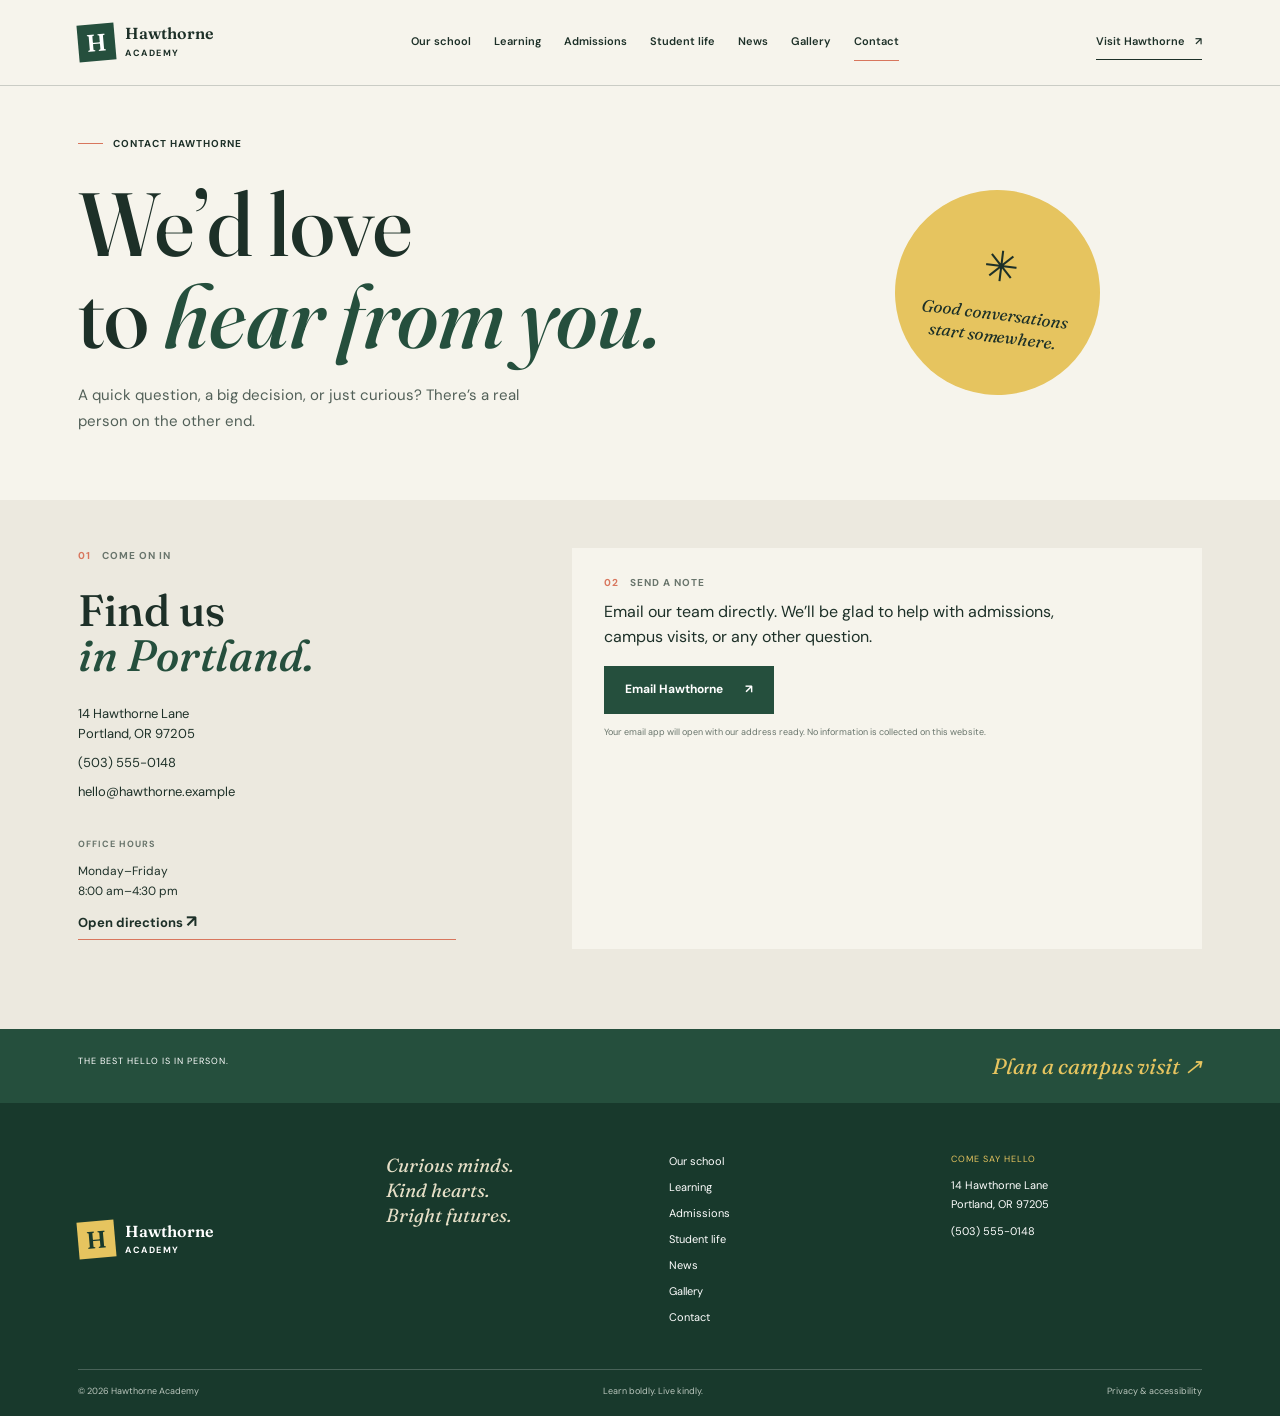
<file: contact.html>
<!doctype html>
<html lang="en"><head><meta charset="utf-8"><meta name="viewport" content="width=device-width, initial-scale=1"><meta name="theme-color" content="#f6f4ec"><meta name="description" content="Get in touch with Hawthorne Academy, ask a question, or plan a campus visit."><title>Contact | Hawthorne Academy</title><link rel="preconnect" href="https://fonts.googleapis.com"><link rel="preconnect" href="https://fonts.gstatic.com" crossorigin><link href="https://fonts.googleapis.com/css2?family=DM+Sans:wght@400;500;600;700&family=Fraunces:opsz,wght@9..144,500;9..144,600;9..144,700&display=swap" rel="stylesheet"><link rel="stylesheet" href="styles.css"></head><body><a class="skip-link" href="#main">Skip to content</a><header class="site-header"><a class="brand" href="index.html" aria-label="Hawthorne Academy home"><span class="brand-mark">H</span><span>Hawthorne<br><small>ACADEMY</small></span></a><nav class="site-nav" aria-label="Main navigation"><a href="about.html">Our school</a><a href="academics.html">Learning</a><a href="admissions.html">Admissions</a><a href="student-life.html">Student life</a><a href="news.html">News</a><a href="gallery.html">Gallery</a><a href="contact.html" aria-current="page">Contact</a></nav><a class="header-cta" href="admissions.html">Visit Hawthorne <span>↗</span></a></header><main id="main"><section class="contact-hero page-gutter"><div><p class="eyebrow"><span class="eyebrow-line"></span> CONTACT HAWTHORNE</p><h1>We’d love<br>to <em>hear from you.</em></h1><p class="hero-intro">A quick question, a big decision, or just curious? There’s a real person on the other end.</p></div><div class="contact-art"><span>✳</span><p>Good conversations<br>start somewhere.</p></div></section><section class="contact-content page-gutter"><div class="contact-details"><p class="section-label"><span>01</span> COME ON IN</p><h2>Find us<br><em>in Portland.</em></h2><address>14 Hawthorne Lane<br>Portland, OR 97205</address><a href="tel:+15035550148">(503) 555-0148</a><a href="mailto:hello@hawthorne.example">hello@hawthorne.example</a><div class="office-hours"><span>OFFICE HOURS</span><p>Monday–Friday<br>8:00 am–4:30 pm</p></div><a class="text-link" href="https://maps.google.com/?q=14+Hawthorne+Lane+Portland+OR+97205" target="_blank" rel="noreferrer">Open directions <span>↗</span></a></div><div class="contact-form-wrap"><p class="section-label"><span>02</span> SEND A NOTE</p><p class="prose">Email our team directly. We’ll be glad to help with admissions, campus visits, or any other question.</p><a class="button button-dark" href="mailto:hello@hawthorne.example?subject=Hello%20Hawthorne%20Academy">Email Hawthorne <span>↗</span></a><p class="form-note">Your email app will open with our address ready. No information is collected on this website.</p></div></section><section class="contact-visit"><div class="page-gutter contact-visit-inner"><p>THE BEST HELLO IS IN PERSON.</p><a href="admissions.html">Plan a campus visit <span>↗</span></a></div></section></main><footer class="site-footer"><div class="footer-main"><a class="brand brand-light" href="index.html"><span class="brand-mark">H</span><span>Hawthorne<br><small>ACADEMY</small></span></a><p>Curious minds.<br>Kind hearts.<br>Bright futures.</p><div class="footer-links"><a href="about.html">Our school</a><a href="academics.html">Learning</a><a href="admissions.html">Admissions</a><a href="student-life.html">Student life</a><a href="news.html">News</a><a href="gallery.html">Gallery</a><a href="contact.html">Contact</a></div><div class="footer-contact"><span>COME SAY HELLO</span><a href="contact.html">14 Hawthorne Lane<br>Portland, OR 97205</a><a href="tel:+15035550148">(503) 555-0148</a></div></div><div class="footer-bottom"><span>© 2026 Hawthorne Academy</span><span>Learn boldly. Live kindly.</span><a href="contact.html">Privacy & accessibility</a></div></footer></body></html>
</file>
<file: styles.css>
:root{--paper:#f6f4ec;--soft:#ece9df;--ink:#1d3028;--green:#254f3d;--deep:#18392c;--yellow:#e6c45f;--coral:#d8765d;--white:#fffdf7;--line:rgba(29,48,40,.2);--serif:'Fraunces',Georgia,serif;--sans:'DM Sans',sans-serif;--gutter:clamp(22px,6.1vw,96px)}
*{box-sizing:border-box}html{scroll-behavior:smooth}body{margin:0;background:var(--paper);color:var(--ink);font:16px/1.55 var(--sans)}img{display:block;width:100%;height:100%;object-fit:cover}a{color:inherit;text-decoration:none}button,input,textarea,select{font:inherit}button{color:inherit}.page-gutter{padding-inline:var(--gutter)}.section-space{padding-block:94px 102px}.skip-link{position:absolute;z-index:20;left:12px;top:-60px;background:var(--white);padding:12px 18px}.skip-link:focus{top:12px}.site-header{height:86px;padding-inline:var(--gutter);display:flex;align-items:center;justify-content:space-between;border-bottom:1px solid var(--line);position:relative;z-index:5;background:var(--paper)}.brand{display:flex;gap:10px;align-items:center;font:600 16px/1.05 var(--serif)}.brand small{font:700 9px/1.4 var(--sans);letter-spacing:1.5px}.brand-mark{width:37px;height:37px;display:grid;place-items:center;background:var(--green);color:white;font:600 24px var(--serif);transform:rotate(-5deg)}.site-nav{display:flex;align-items:center;gap:clamp(12px,1.8vw,26px)}.site-nav a,.header-cta{font-size:11px;font-weight:600;white-space:nowrap}.site-nav a{padding:9px 0;border-bottom:1px solid transparent}.site-nav a:hover,.site-nav a[aria-current=page]{border-color:var(--coral)}.header-cta{border-bottom:1px solid var(--ink);padding:8px 0}.header-cta span{margin-left:7px}.menu-toggle{display:none}.eyebrow,.section-label{font-size:10px;font-weight:700;letter-spacing:1px}.eyebrow{display:flex;align-items:center;gap:10px}.eyebrow-line{width:25px;height:1px;background:var(--coral)}.eyebrow-light{color:white}.eyebrow-light .eyebrow-line{background:var(--yellow)}h1,h2,h3,p{margin-top:0}h1,h2,h3{font-family:var(--serif);font-weight:500;line-height:1.03;letter-spacing:0}h1{font-size:clamp(56px,7vw,98px);margin:26px 0 20px}h2{font-size:clamp(42px,5vw,68px);margin-bottom:20px}h3{font-size:30px}h1 em,h2 em{font-weight:500;color:var(--green);font-style:italic}.button{min-height:48px;display:inline-flex;align-items:center;justify-content:center;gap:22px;padding:0 20px;font-size:12px;font-weight:700;border:1px solid transparent;transition:transform .2s,background .2s;cursor:pointer}.button:hover{transform:translateY(-2px)}.button-dark{background:var(--green);color:white}.button-dark:hover{background:var(--deep)}.button-light{background:var(--white);color:var(--ink)}.text-link{display:inline-flex;align-items:center;gap:10px;border-bottom:1px solid var(--coral);padding-bottom:5px;font-size:12px;font-weight:700}.text-link span{font-size:17px}.home-hero{min-height:590px;display:grid;grid-template-columns:1fr 1.06fr;gap:5vw;align-items:center;padding-top:45px;padding-bottom:55px}.hero-copy{position:relative;padding:15px 0}.hero-copy h1{max-width:620px}.hero-intro{max-width:460px;color:#526058;font-size:15px;line-height:1.75}.hero-actions{display:flex;align-items:center;gap:26px;margin-top:27px}.hero-note{position:absolute;left:62%;bottom:-82px;display:flex;align-items:center;gap:11px;font-size:10px;line-height:1.5}.note-star{font-size:29px;color:var(--coral)}.hero-visual{position:relative;height:min(41vw,500px);min-height:350px}.photo-tag{position:absolute;left:-25px;bottom:30px;padding:12px 15px;background:var(--white);font-size:10px;font-weight:600;box-shadow:0 7px 22px #1d302811}.tag-dot{display:inline-block;width:7px;height:7px;background:var(--coral);border-radius:50%;margin-right:7px}.hero-stamp{position:absolute;right:-20px;top:20px;width:96px;height:96px;background:var(--yellow);border-radius:50%;display:grid;place-content:center;text-align:center;transform:rotate(11deg);font-size:7px;font-weight:700;letter-spacing:.5px}.hero-stamp b{display:block;font-size:22px}.ticker{overflow:hidden;background:var(--green);color:white;height:55px;display:flex;align-items:center}.ticker-track{display:flex;align-items:center;justify-content:space-around;min-width:100%;gap:35px;white-space:nowrap;font:italic 17px var(--serif)}.ticker-track b{color:var(--yellow)}.section-label{display:flex;gap:11px;align-items:center;color:#69756c}.section-label span{color:var(--coral)}.intro-grid,.story-grid{display:grid;grid-template-columns:1.2fr .8fr;gap:8vw;align-items:end;margin-top:32px}.intro-grid h2{margin-bottom:0}.intro-text{max-width:440px}.intro-text p,.prose p{color:#526058;font-size:14px;line-height:1.85}.stat-row{margin-top:64px;padding-top:24px;border-top:1px solid var(--line);display:grid;grid-template-columns:repeat(4,1fr);gap:20px}.stat-row>div{display:flex;flex-direction:column}.stat-row strong{font:500 39px/1 var(--serif)}.stat-row span{font-size:10px;color:#5d6a61;margin-top:9px}.stat-note{align-self:center;font:italic 16px/1.4 var(--serif);color:var(--green)}.feature-band,.callout-band{background:var(--green);color:white;display:grid;grid-template-columns:1fr 1fr}.feature-image,.callout-image{min-height:380px}.feature-copy,.callout-copy{align-self:center;padding:65px clamp(35px,8vw,120px)}.feature-copy h2,.callout-copy h2{font-size:clamp(40px,4.4vw,60px)}.feature-copy p:not(.eyebrow),.callout-copy p:not(.eyebrow){max-width:430px;color:#dce4dc;font-size:13px;line-height:1.8}.feature-copy .button,.callout-copy .button{margin-top:13px}.section-heading{display:flex;justify-content:space-between;align-items:end;gap:35px;margin-bottom:40px}.section-heading h2{margin:23px 0 0}.section-side-note{max-width:260px;font:italic 17px/1.5 var(--serif);color:#58665d}.pathway-grid{display:grid;grid-template-columns:repeat(3,1fr);gap:13px}.pathway{position:relative;display:block;min-height:255px;padding:23px 26px;background:var(--soft);transition:transform .2s}.pathway:hover{transform:translateY(-4px)}.pathway-yellow{background:var(--yellow)}.pathway-coral{background:#e8a08d}.pathway-number,.pathway p{font-size:10px}.pathway h3{margin:34px 0 8px;font-size:33px}.pathway p{max-width:210px;color:#415349}.pathway-arrow{position:absolute;right:24px;top:20px;font-size:20px}.quote-band{padding:75px 20px;background:#ece9df;text-align:center}.quote-mark{font:75px/.7 var(--serif);color:var(--coral)}.quote-band blockquote{font:italic 30px/1.3 var(--serif);max-width:720px;margin:17px auto 22px}.quote-band p{font-size:9px;font-weight:700;letter-spacing:1px}.visit-strip{display:flex;justify-content:space-between;align-items:center;padding-block:62px}.visit-strip h2{font-size:clamp(36px,4.4vw,56px);margin:18px 0 0}.visit-strip .button{margin-right:7vw}
.site-footer{background:var(--deep);color:white;padding:50px var(--gutter) 0}.footer-main{display:grid;grid-template-columns:1.1fr 1fr 1fr 1fr;gap:32px;padding-bottom:42px}.brand-light .brand-mark{background:var(--yellow);color:var(--deep)}.footer-main>p{font:italic 19px/1.3 var(--serif);color:#e6dfc7}.footer-links,.footer-contact{display:flex;flex-direction:column;align-items:flex-start;gap:9px;font-size:11px}.footer-contact>span{font-size:9px;letter-spacing:1px;color:var(--yellow)}.footer-contact a{line-height:1.7}.footer-bottom{border-top:1px solid #ffffff35;padding:15px 0 18px;display:flex;justify-content:space-between;gap:20px;color:#bac6bd;font-size:9px}
.interior-hero{position:relative;min-height:485px;display:grid;grid-template-columns:1fr .9fr;gap:8vw;align-items:center;padding-top:43px;padding-bottom:66px}.interior-hero h1{font-size:clamp(55px,6.5vw,88px)}.interior-hero .hero-intro{max-width:400px}.interior-hero-image{height:355px;position:relative}.interior-hero-image:after{content:'';position:absolute;inset:12px -12px -12px 12px;border:1px solid var(--coral);z-index:-1}.interior-index{position:absolute;bottom:25px;left:var(--gutter);font-size:9px;font-weight:700;letter-spacing:1px}.story-section{padding-top:62px}.story-grid{align-items:start;gap:11vw}.story-grid h2{font-size:clamp(42px,5vw,65px)}.prose{max-width:485px}.prose p:first-child{color:var(--ink);font:500 19px/1.5 var(--serif)}.values-section,.soft-section{background:var(--soft);padding:76px 0 82px}.values-grid,.steps-grid{display:grid;grid-template-columns:repeat(3,1fr);gap:30px;margin-top:42px}.values-grid article{border-top:1px solid var(--line);padding-top:15px}.values-grid article>span,.steps-grid article>span{color:var(--coral);font-size:10px;font-weight:700}.values-grid h3{margin:23px 0 11px}.values-grid p,.steps-grid p{max-width:280px;color:#59665e;font-size:12px}.people-section{display:grid;grid-template-columns:1fr 1fr;gap:8vw;align-items:center}.people-photo{height:380px;position:relative}.photo-caption{position:absolute;left:15px;bottom:14px;padding:8px 11px;background:var(--yellow);font-size:8px;font-weight:700}.people-copy h2{font-size:clamp(40px,4.4vw,58px);margin:24px 0}.programs-section,.day-section{background:var(--green);color:white;padding:72px 0}.programs-section .section-label{color:#d7e0d8}.program-row{display:grid;grid-template-columns:95px 1fr 175px;gap:22px;align-items:center;padding:23px 0;border-bottom:1px solid #ffffff45}.program-row:first-of-type{margin-top:32px;border-top:1px solid #ffffff45}.program-grade{font:italic 30px var(--serif);color:var(--yellow)}.program-row h3{margin:0 0 7px;font-size:25px}.program-row p{margin:0;max-width:570px;color:#d4ded5;font-size:12px}.program-aside{justify-self:end;font-size:8px;letter-spacing:1px;color:#d5d9c8}.subject-grid{display:grid;grid-template-columns:repeat(4,1fr);gap:26px}.subject-grid article{border-top:1px solid var(--line);padding-top:18px}.subject-grid article>span{font-size:22px;color:var(--coral)}.subject-grid h3{font-size:22px;margin:20px 0 8px}.subject-grid p{font-size:11px;color:#58665d}.steps-grid{grid-template-columns:repeat(4,1fr);gap:14px}.steps-grid article{min-height:190px;background:var(--soft);padding:20px}.steps-grid article:nth-child(2){background:var(--yellow)}.steps-grid article:nth-child(3){background:#e8a08d}.steps-grid article:nth-child(4){background:#dce5d8}.steps-grid h3{font-size:23px;margin:30px 0 9px}.faq-list{max-width:780px;margin:42px auto 0}.faq-list details{border-top:1px solid var(--line);padding:17px 0}.faq-list details:last-child{border-bottom:1px solid var(--line)}.faq-list summary{cursor:pointer;list-style:none;font:500 20px var(--serif);display:flex;justify-content:space-between}.faq-list summary::-webkit-details-marker{display:none}.faq-list summary:after{content:'+';font:24px var(--sans);color:var(--coral)}.faq-list details[open] summary:after{content:'−'}.faq-list details p{max-width:600px;color:#59665e;font-size:13px;margin:13px 0 0}.life-grid{display:grid;grid-template-columns:1.2fr .8fr;grid-template-rows:230px 230px;gap:13px;margin-top:34px}.life-card{position:relative;overflow:hidden;padding:22px}.life-card-large{grid-row:span 2;color:white;padding:0}.life-card-large:after,.life-card-photo:after{content:'';position:absolute;inset:42% 0 0;background:linear-gradient(transparent,#14261ecf)}.life-card-large>div{position:absolute;z-index:1;left:25px;bottom:22px}.life-card-large h3,.life-card-yellow h3{font-size:37px;margin:17px 0 8px}.life-card-large p,.life-card-yellow p{font-size:11px;max-width:300px}.life-card-yellow{background:var(--yellow)}.life-card-photo{color:white;display:flex;align-items:flex-end}.life-card-photo>span{position:relative;z-index:1}.day-inner{display:grid;grid-template-columns:1fr 1fr;gap:10vw;align-items:center}.day-inner h2 em{color:var(--yellow)}.day-inner>div:first-child>p:last-child{max-width:390px;color:#cad5cb;font-size:13px}.day-timeline>div{display:grid;grid-template-columns:65px 1fr;gap:18px;padding:14px 0;border-bottom:1px solid #ffffff38;font-size:12px}.day-timeline time{color:var(--yellow);font:italic 17px var(--serif)}.news-hero{padding-block:65px;display:grid;grid-template-columns:.75fr 1.25fr;gap:7vw;align-items:center}.news-feature{background:var(--green);color:white}.news-feature img{height:260px}.news-feature>div{padding:20px 23px}.news-feature span,.news-card>span{font-size:8px;font-weight:700;letter-spacing:.8px;color:var(--yellow)}.news-feature h2{font-size:27px;margin:10px 0}.news-feature p{color:#d4ded5;font-size:11px;margin:0}.news-list-heading{display:flex;justify-content:space-between;align-items:end;margin-bottom:35px}.news-list-heading h2{margin:22px 0 0}.filter-controls{display:flex;gap:7px;flex-wrap:wrap}.filter-button{border:1px solid var(--line);background:transparent;padding:9px 13px;font-size:10px;font-weight:600;cursor:pointer}.filter-button:hover,.filter-button.is-active{background:var(--green);border-color:var(--green);color:white}.news-cards{display:grid;grid-template-columns:repeat(3,1fr);gap:20px}.news-card img{height:195px;margin-bottom:16px}.news-card>span{color:#607166}.news-card h3{font-size:23px;margin:10px 0}.news-card p{color:#58665d;font-size:11px;min-height:45px}.news-card .text-link{font-size:10px}.news-empty{text-align:center;padding:35px;color:#58665d}.newsletter-band{background:var(--coral);color:white;padding:58px 0}.newsletter-inner{display:flex;justify-content:space-between;align-items:center}.newsletter-inner h2{font-size:47px;margin:20px 0 0}.gallery-hero{padding-top:65px;padding-bottom:35px}.gallery-hero h1{font-size:clamp(55px,6.7vw,88px);margin:23px 0 16px}.gallery-hero .hero-intro{max-width:500px}.gallery-filters{margin-bottom:23px}.gallery-grid{display:grid;grid-template-columns:repeat(3,1fr);grid-auto-rows:220px;gap:12px}.gallery-item{position:relative;border:0;padding:0;overflow:hidden;cursor:pointer;text-align:left;background:var(--green)}.gallery-item img{transition:transform .35s}.gallery-item:hover img{transform:scale(1.04)}.gallery-item:after{content:'';position:absolute;inset:55% 0 0;background:linear-gradient(transparent,#14261eaa)}.gallery-item span{position:absolute;z-index:1;left:15px;bottom:12px;color:white;font-size:9px;font-weight:700}.gallery-tall{grid-row:span 2}.gallery-wide{grid-column:span 2}.lightbox{position:fixed;inset:0;width:min(92vw,1000px);max-width:1000px;padding:22px;background:var(--paper);border:0;box-shadow:0 15px 80px #0006}.lightbox::backdrop{background:#122018d9}.lightbox img{height:min(70vh,680px);object-fit:contain;background:var(--soft)}.lightbox p{margin:12px 45px 0;font:italic 17px var(--serif)}.lightbox-close{position:absolute;right:12px;top:8px;border:0;background:var(--paper);font-size:29px;cursor:pointer}.contact-hero{min-height:345px;display:flex;align-items:center;justify-content:space-between;padding-block:50px}.contact-art{width:205px;height:205px;border-radius:50%;background:var(--yellow);display:grid;place-content:center;text-align:center;transform:rotate(7deg);margin-right:8vw}.contact-art span{font-size:42px}.contact-art p{font:italic 17px/1.3 var(--serif);margin:4px}.contact-content{display:grid;grid-template-columns:.75fr 1.25fr;gap:9vw;padding-block:48px 80px;background:var(--soft)}.contact-details h2{font-size:44px;margin:25px 0}.contact-details address,.contact-details>a{font-style:normal;display:block;font-size:13px;margin-bottom:9px}.office-hours{margin-top:28px}.office-hours span{font-size:9px;letter-spacing:1px;font-weight:700;color:#69756c}.office-hours p{font-size:12px;line-height:1.7;margin:6px 0}.contact-form-wrap{background:var(--paper);padding:27px 32px}.contact-form{display:grid;grid-template-columns:1fr 1fr;gap:0 17px}.contact-form label{font-size:10px;font-weight:700;margin:16px 0 5px}.contact-form input,.contact-form select,.contact-form textarea{width:100%;background:transparent;border:0;border-bottom:1px solid #aeb8af;padding:9px 2px;color:var(--ink);outline:none;border-radius:0}.contact-form input:focus,.contact-form select:focus,.contact-form textarea:focus{border-color:var(--coral)}.contact-form label[for=message],.contact-form textarea,.contact-form button,.form-note,.form-status{grid-column:1/-1}.contact-form textarea{resize:vertical}.contact-form button{justify-self:start;margin-top:20px}.form-note,.form-status{font-size:9px;color:#69756c;margin:12px 0 0}.form-status{color:var(--green);font-weight:700}.contact-visit{background:var(--green);color:white}.contact-visit-inner{display:flex;justify-content:space-between;align-items:center;padding-block:23px}.contact-visit p{font-size:9px;letter-spacing:1px}.contact-visit a{font:italic 22px var(--serif);color:var(--yellow)}.reveal{animation:rise .6s both}@keyframes rise{from{opacity:0;transform:translateY(12px)}to{opacity:1;transform:translateY(0)}}[hidden]{display:none!important}
@media(max-width:1050px){.site-header{height:76px}.site-nav{gap:12px}.site-nav a,.header-cta{font-size:9px}.header-cta{display:none}.home-hero{min-height:540px}.footer-main{grid-template-columns:1fr 1fr 1fr}.footer-contact{grid-column:2/4}.subject-grid{grid-template-columns:repeat(2,1fr)}}
@media(max-width:760px){:root{--gutter:23px}.section-space{padding-block:65px 72px}.site-header{height:71px}.brand{font-size:14px}.brand-mark{width:34px;height:34px}.menu-toggle{display:flex;flex-direction:column;gap:5px;border:0;background:transparent;padding:10px;cursor:pointer}.menu-toggle span{width:22px;height:1px;background:var(--ink);transition:transform .2s}.menu-toggle[aria-expanded=true] span:first-child{transform:translateY(3px) rotate(45deg)}.menu-toggle[aria-expanded=true] span:last-child{transform:translateY(-3px) rotate(-45deg)}.site-nav{display:none;position:absolute;left:0;right:0;top:70px;background:var(--paper);padding:10px var(--gutter) 18px;border-bottom:1px solid var(--line)}.site-nav.is-open{display:grid;grid-template-columns:1fr 1fr;gap:0 18px}.site-nav a{font-size:13px;padding:11px 0;border-bottom:1px solid var(--line)}.home-hero{display:flex;flex-direction:column;align-items:stretch;gap:40px;padding-top:42px;padding-bottom:39px}.hero-copy h1{font-size:clamp(56px,14vw,82px);margin:23px 0 17px}.hero-intro{font-size:14px}.hero-actions{gap:16px;flex-wrap:wrap;margin-top:23px}.hero-note{display:none}.hero-visual{height:65vw;min-height:240px;max-height:390px;margin-right:8px}.photo-tag{left:-8px;bottom:13px;font-size:9px}.hero-stamp{width:76px;height:76px;right:-9px;top:10px;font-size:6px}.hero-stamp b{font-size:18px}.ticker{height:46px}.ticker-track{justify-content:flex-start;gap:19px;font-size:14px}.intro-grid,.story-grid{grid-template-columns:1fr;gap:22px}.intro-grid h2,.story-grid h2{font-size:42px}.intro-text p,.prose p{font-size:13px}.stat-row{grid-template-columns:1fr 1fr;gap:24px 14px;margin-top:40px}.stat-row strong{font-size:34px}.stat-note{font-size:14px}.feature-band,.callout-band{grid-template-columns:1fr}.feature-image,.callout-image{height:55vw;min-height:245px}.feature-copy,.callout-copy{padding:42px var(--gutter) 47px}.feature-copy h2,.callout-copy h2{font-size:40px}.section-heading{display:block;margin-bottom:29px}.section-heading h2{font-size:42px}.section-side-note{margin-top:17px;font-size:15px}.pathway-grid{grid-template-columns:1fr;gap:9px}.pathway{min-height:205px}.pathway h3{margin-top:27px}.quote-band{padding:57px 22px}.quote-band blockquote{font-size:23px}.visit-strip{padding-block:45px;display:block}.visit-strip h2{font-size:39px}.visit-strip .button{margin:23px 0 0}.site-footer{padding:38px var(--gutter) 0}.footer-main{grid-template-columns:1fr 1fr;gap:24px 18px}.footer-main>p{font-size:16px}.footer-links{grid-column:1;grid-row:2}.footer-contact{grid-column:2;grid-row:2}.footer-bottom{flex-wrap:wrap;justify-content:flex-start;gap:8px 16px;font-size:8px}.interior-hero{display:flex;flex-direction:column;align-items:stretch;gap:25px;padding-top:43px;padding-bottom:62px}.interior-hero h1{font-size:clamp(52px,12vw,75px);margin:22px 0 15px}.interior-hero-image{height:59vw;min-height:235px;max-height:360px;margin-right:8px}.interior-index{bottom:20px}.story-grid{margin-top:27px}.story-grid h2{font-size:42px}.prose p:first-child{font-size:17px}.values-section,.soft-section{padding-block:55px}.values-grid,.steps-grid{grid-template-columns:1fr;gap:18px;margin-top:28px}.values-grid h3{margin:14px 0 7px;font-size:26px}.values-grid p{margin:0}.people-section{grid-template-columns:1fr;gap:29px}.people-photo{height:62vw;min-height:245px}.people-copy h2{font-size:40px}.programs-section,.day-section{padding-block:53px}.program-row{grid-template-columns:52px 1fr;gap:13px;padding:20px 0}.program-grade{font-size:23px}.program-row h3{font-size:23px}.program-row p{font-size:10px}.program-aside{display:none}.subject-grid{grid-template-columns:1fr 1fr;gap:20px 14px}.subject-grid h3{font-size:18px;margin:13px 0 5px}.steps-grid article{min-height:150px;padding:16px}.steps-grid h3{font-size:21px;margin:21px 0 7px}.steps-grid p{font-size:10px;margin:0}.faq-list{margin-top:28px}.faq-list summary{font-size:17px;gap:15px}.life-grid{grid-template-columns:1fr 1fr;grid-template-rows:310px 210px;gap:8px}.life-card-large{grid-column:1/-1;grid-row:auto}.life-card-large h3,.life-card-yellow h3{font-size:30px}.life-card{padding:15px}.life-card-large{padding:0}.life-card-large>div{left:17px;bottom:15px}.life-card-large p,.life-card-yellow p{font-size:9px}.day-inner{grid-template-columns:1fr;gap:26px}.day-inner h2{font-size:40px}.day-timeline>div{grid-template-columns:52px 1fr;font-size:10px}.news-hero{grid-template-columns:1fr;gap:22px;padding-block:43px 48px}.news-hero h1{font-size:57px;margin:20px 0 14px}.news-feature img{height:210px}.news-feature h2{font-size:23px}.news-list-heading{display:block}.news-list-heading h2{font-size:42px}.filter-controls{margin-top:21px}.filter-button{font-size:9px;padding:8px 10px}.news-cards{grid-template-columns:1fr;gap:28px}.news-card img{height:56vw;max-height:300px}.news-card p{min-height:0}.newsletter-band{padding:46px 0}.newsletter-inner{align-items:flex-start;gap:18px;flex-direction:column}.newsletter-inner h2{font-size:40px}.gallery-hero{padding-top:43px;padding-bottom:29px}.gallery-hero h1{font-size:56px}.gallery-grid{grid-template-columns:1fr 1fr;grid-auto-rows:175px;gap:8px}.gallery-tall{grid-row:span 2}.gallery-wide{grid-column:span 2}.gallery-item span{left:9px;bottom:8px;font-size:7px}.contact-hero{min-height:0;padding-block:44px}.contact-hero h1{font-size:55px}.contact-art{width:108px;height:108px;margin:0 0 0 12px;flex-shrink:0}.contact-art span{font-size:27px}.contact-art p{font-size:10px}.contact-content{grid-template-columns:1fr;gap:34px;padding-block:38px 52px}.contact-details h2{font-size:39px;margin:19px 0}.contact-form-wrap{padding:21px 16px}.contact-form{grid-template-columns:1fr}.contact-form label,.contact-form input,.contact-form select,.contact-form textarea,.contact-form button,.form-note,.form-status{grid-column:1}.contact-visit-inner{display:block;padding-block:19px}.contact-visit a{display:inline-block;margin-top:7px;font-size:20px}}
@media(max-width:390px){.hero-actions{align-items:flex-start;flex-direction:column}.contact-hero{align-items:flex-start}.contact-art{width:92px;height:92px}.gallery-grid{grid-auto-rows:145px}}
@media(prefers-reduced-motion:reduce){*,*::before,*::after{scroll-behavior:auto!important;animation-duration:.01ms!important;transition-duration:.01ms!important}}
@media(max-width:760px){.site-header{height:auto;min-height:71px;display:grid;grid-template-columns:1fr auto;gap:6px;padding-top:10px;padding-bottom:8px}.site-nav{display:flex;grid-column:1/-1;grid-row:2;overflow-x:auto;justify-content:flex-start;gap:18px;width:100%;padding:5px 0 7px;scrollbar-width:thin}.site-nav a{flex-shrink:0;font-size:10px;padding:4px 0}.header-cta,.menu-toggle{display:none}}
</file>
